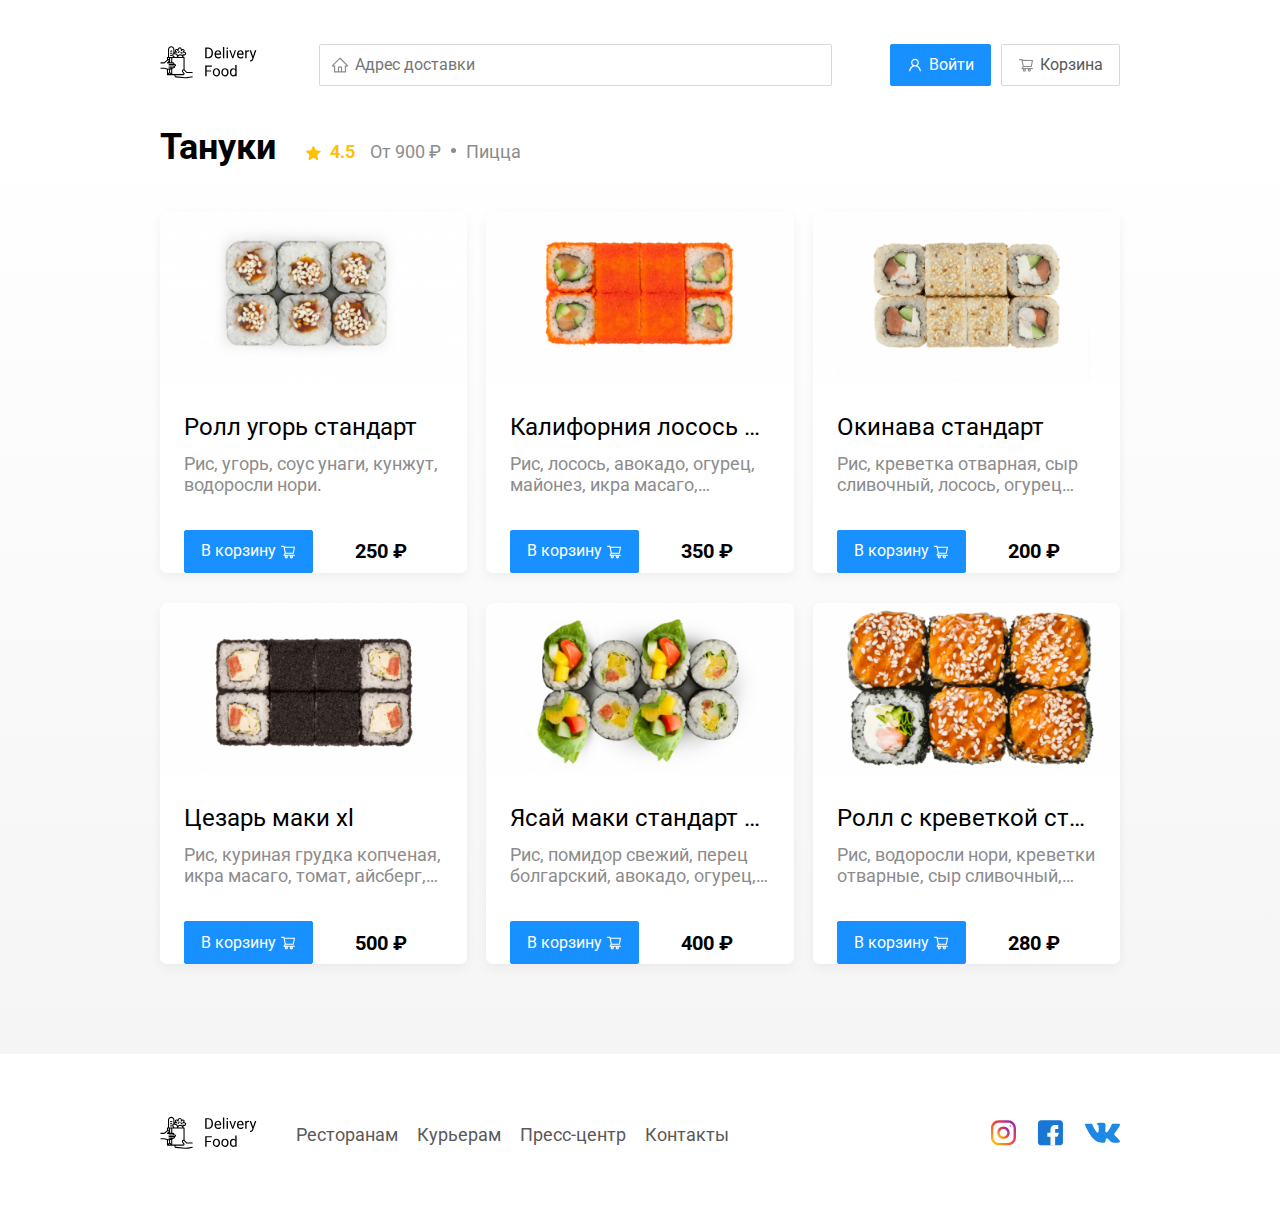
<file: restaurant.html>
<!DOCTYPE html>
<html lang="ru">
    <head>
        <meta charset="UTF-8">
        <meta name="viewport" content="width=device-width, initial-scale=1.0">
        <title>Delivery Food - доставка еды на дом</title>
        <link href="https://fonts.googleapis.com/css2?family=Roboto:wght@400;700&display=swap" rel="stylesheet">
        <link rel="stylesheet" href="css/normalize.css">
        <link rel="stylesheet" href="css/animate.css">
        <link rel="stylesheet" href="css/style.css">
        <script src="js/wow.min.js"></script>
        <script src="js/script.js" defer></script>
    </head>
    <body>
        <div class="container">
            <header class="header">
                <a href="index.html"><img src="img\logo.svg" alt="Delivery Food" class="logo"></a>
                <input type="text" class="input input-adress" placeholder="Адрес доставки">
                <div class="buttons">
                    <button class="btn btn-primary">
                        <img src="img/user.svg" alt="user" class="btn-icon">
                        <span class="btn-text">Войти</span>    
                    </button>
                    <button id="cart-button" class="btn">
                        <img src="img/shopping-cart.svg" alt="sopping-cart" class="btn-icon">
                        <span class="btn-text">Корзина</span>
                    </button>
                </div>
            </header>
        </div>
        <!-- .container -->
        <div class="main">
            <div class="container">
                <section class="restaurants">
                    <div class="section-heading">
                        <h2 class="section-title">Тануки</h2>
                        <div class="section-info">
                            <div class="rating">4.5</div>
                            <div class="price">От 900 ₽</div>
                            <div class="cat">Пицца</div>
                        </div>
                    </div>
                    <div class="cards">
                        <div class="card wow animate__animated animate__fadeInUp" data-wow-delay="0.2s">
                            <img src="img/cards/ug.jpg" alt="image" class="card-img cart-img-rest">
                            <div class="card-text card-text-rest card-text-rest">
                                <div class="card-heading">
                                    <h3 class="card-title card-title-rest ">Ролл угорь стандарт</h3>
                                </div>
                                <!-- /.card-heading -->
                                <span class="ingredients">Рис, угорь, соус унаги, кунжут, водоросли нори.</span>
                            </div>
                            <!-- /.card-text -->
                            <div class="btn-rest">
                                <div class="btn btn-primary">
                                    <span class="btn-rest-text">В корзину</span>
                                    <img src="img/shopping-cart-w.svg" alt="Добавить в корзину" class="btn-rest-icon">
                                </div>
                                <span class="card-price">250 ₽</span>
                            </div>
                        </div>
                        <!-- /.card -->
                        <div class="card wow animate__animated animate__fadeInUp" data-wow-delay="0.4s">
                            <img src="img/cards/cal.jpg" alt="image" class="card-img cart-img-rest">
                            <div class="card-text card-text-rest">
                                <div class="card-heading">
                                    <h3 class="card-title card-title-rest ">Калифорния лосось стандарт</h3>
                                </div>
                                <!-- /.card-heading -->
                                <span class="ingredients">Рис, лосось, авокадо, огурец, майонез, икра масаго, водоросли нори.</span>
                            </div>
                            <!-- /.card-text -->
                            <div class="btn-rest">
                                <div class="btn btn-primary">
                                    <span class="btn-rest-text">В корзину</span>
                                    <img src="img/shopping-cart-w.svg" alt="Добавить в корзину" class="btn-rest-icon">
                                </div>
                                <span class="card-price">350 ₽</span>
                            </div>
                        </div>
                        <!-- /.card -->
                        <div class="card wow animate__animated animate__fadeInUp" data-wow-delay="0.6s">
                            <img src="img/cards/oki.jpg" alt="image" class="card-img cart-img-rest">
                            <div class="card-text card-text-rest">
                                <div class="card-heading">
                                    <h3 class="card-title card-title-rest ">Окинава стандарт</h3>
                                </div>
                                <!-- /.card-heading -->
                                <span class="ingredients"> Рис, креветка отварная, сыр сливочный, лосось, огурец свежий...</span>
                            </div>
                            <!-- /.card-text -->
                            <div class="btn-rest">
                                <div class="btn btn-primary">
                                    <span class="btn-rest-text">В корзину</span>
                                    <img src="img/shopping-cart-w.svg" alt="Добавить в корзину" class="btn-rest-icon">
                                </div>
                                <span class="card-price">200 ₽</span>
                            </div>
                        </div>
                        <!-- /.card -->
                        <div class="card wow animate__animated animate__fadeInUp" data-wow-delay="0.2s">
                            <img src="img/cards/cez.jpg" alt="image" class="card-img cart-img-rest">
                            <div class="card-text card-text-rest">
                                <div class="card-heading">
                                    <h3 class="card-title card-title-rest ">Цезарь маки хl</h3>
                                </div>
                                <!-- /.card-heading -->
                                <span class="ingredients">Рис, куриная грудка копченая, икра масаго, томат, айсберг, соус цезарь...</span>
                            </div>
                            <!-- /.card-text -->
                            <div class="btn-rest">
                                <div class="btn btn-primary">
                                    <span class="btn-rest-text">В корзину</span>
                                    <img src="img/shopping-cart-w.svg" alt="Добавить в корзину" class="btn-rest-icon">
                                </div>
                                <span class="card-price">500 ₽</span>
                            </div>
                        </div>
                        <!-- /.card -->
                        <div class="card wow animate__animated animate__fadeInUp" data-wow-delay="0.4s">
                            <img src="img/cards/yasa.jpg" alt="image" class="card-img cart-img-rest">
                            <div class="card-text card-text-rest">
                                <div class="card-heading">
                                    <h3 class="card-title card-title-rest ">Ясай маки стандарт 185 г</h3>
                                </div>
                                <!-- /.card-heading -->
                                <span class="ingredients">Рис, помидор свежий, перец болгарский, авокадо, огурец, айсберг</span>
                            </div>
                            <!-- /.card-text -->
                            <div class="btn-rest">
                                <div class="btn btn-primary">
                                    <span class="btn-rest-text">В корзину</span>
                                    <img src="img/shopping-cart-w.svg" alt="Добавить в корзину" class="btn-rest-icon">
                                </div>
                                <span class="card-price">400 ₽</span>
                            </div>
                        </div>
                        <!-- /.card -->
                        <div class="card wow animate__animated animate__fadeInUp" data-wow-delay="0.6s">
                            <img src="img/cards/krev.jpg" alt="image" class="card-img cart-img-rest">
                            <div class="card-text card-text-rest">
                                <div class="card-heading">
                                    <h3 class="card-title card-title-rest ">Ролл с креветкой стандарт</h3>
                                </div>
                                <!-- /.card-heading -->
                                <span class="ingredients">Рис, водоросли нори, креветки отварные, сыр сливочный, огурцы</span>
                            </div>
                            <!-- /.card-text -->
                            <div class="btn-rest">
                                <div class="btn btn-primary">
                                    <span class="btn-rest-text">В корзину</span>
                                    <img src="img/shopping-cart-w.svg" alt="Добавить в корзину" class="btn-rest-icon">
                                </div>
                                <span class="card-price">280 ₽</span>
                            </div>
                        </div>
                        <!-- /.card -->

                    </div>
                    <!-- /.cards -->
                </section>
            </div>
            <!-- /.container -->
        </div>
        <!-- /.main -->
    <footer>
        <div class="container">
            <div class="footer-block">
                <a href="index.html"><img src="img/footer-logo.svg" alt="logo" class="logo footer-logo"></a>
                <nav class="footer-nav">
                    <a href="#" class="footer-link">Ресторанам </a>
                    <a href="#" class="footer-link">Курьерам</a>
                    <a href="#" class="footer-link">Пресс-центр</a>
                    <a href="#" class="footer-link">Контакты</a>
                </nav>
                <div class="social-links">
                    <a href="http://instagramm.com" class="social-link"><img src="img/insta.svg" alt="instagramm"></a>
                    <a href="http://facebook.com" class="social-link"><img src="img/fb.svg" alt="facebook"></a>
                    <a href="http://vk.com" class="social-link"><img src="img/vk.svg" alt="vk"></a>
                </div>
            </div>
        </div>
    </footer>

    <div class="modal">
        <div class="modal-dialog">
            <div class="modal-header">
                <h3 class="modal-title">Корзина</h3>
                <button class="modal-close">&times;</button>
            </div>
            <!-- /.madal-header -->
            <div class="modal-body">
                <div class="foods-row">
                    <span class="food-name">Ролл угорь стандарт</span>
                    <strong class="food-price">250 ₽</strong>
                    <div class="food-counter">
                        <button class="btn-counter">-</button>
                        <span class="counter">1</span>
                        <button class="btn-counter">+</button>
                    </div>
                </div>
                <!-- /.foods-row -->
                <div class="foods-row">
                    <span class="food-name">Ролл угорь стандарт</span>
                    <strong class="food-price">250 ₽</strong>
                    <div class="food-counter">
                        <button class="btn-counter">-</button>
                        <span class="counter">1</span>
                        <button class="btn-counter">+</button>
                    </div>
                </div>
                <!-- /.foods-row -->
                <div class="foods-row">
                    <span class="food-name">Ролл угорь стандарт</span>
                    <strong class="food-price">250 ₽</strong>
                    <div class="food-counter">
                        <button class="btn-counter">-</button>
                        <span class="counter">1</span>
                        <button class="btn-counter">+</button>
                    </div>
                </div>
                <!-- /.foods-row -->
                <div class="foods-row">
                    <span class="food-name">Ролл угорь стандарт</span>
                    <strong class="food-price">250 ₽</strong>
                    <div class="food-counter">
                        <button class="btn-counter">-</button>
                        <span class="counter">1</span>
                        <button class="btn-counter">+</button>
                    </div>
                </div>
                <!-- /.foods-row -->
                <div class="foods-row">
                    <span class="food-name">Ролл угорь стандарт</span>
                    <strong class="food-price">250 ₽</strong>
                    <div class="food-counter">
                        <button class="btn-counter">-</button>
                        <span class="counter">1</span>
                        <button class="btn-counter">+</button>
                    </div>
                </div>
                <!-- /.foods-row -->
            </div>
            <!-- /.modal-body -->
            <div class="modal-footer">
                <span class="total-price">1250 ₽</span>
                <button class="btn btn-primary btn-total">Оформить заказ</button>
                <button class="btn">Отмена</button>
            </div>
            <!-- /.modal-footer -->
        </div>
    </div>
    </body>
</html>
</file>
<file: css/style.css>
* {
    box-sizing: border-box;
}

body {
    font-family: 'Roboto', sans-serif;
    padding-top: 44px;
}

.container {
    max-width: 1200px;
    margin: auto;
}

.header {
    display: flex;
    align-items: center;
    justify-content: space-between;
    margin-bottom: 40px;
}

.input {
    background: #FFFFFF;
    border: 1px solid #D9D9D9;
    border-radius: 2px;
    font-size: 16px;
    line-height: 24px;
    color: #BFBFBF;
}


/* flex 0.8 задает резиновый размер ширины элементу равный 80% экрана*/
.input-adress {
    flex: 0.8;
    background-image: url(../img/home.svg);
    background-repeat: no-repeat;
    background-position: left 11px center;
    padding: 8px;
    padding-left: 35px;
}

.input-search {
    background-image: url(../img/search.svg);
    background-repeat: no-repeat;
    background-position: left 10px center;
    width: 306px;
    padding: 5px;
    padding-left: 32px;
    margin-left: auto;
}

.buttons {
    display: flex;
    align-items: center;
}

.btn {
    display: flex;
    align-items: center;
    padding: 8px 16px;
    background: #FFFFFF;
    border: 1px solid #D9D9D9;
    box-shadow: 0px 0px 2px rgba(0, 0, 0, 0.0015);
    border-radius: 2px;
    color: #595959;
    font-size: 16px;
    line-height: 24px;
}

.btn-primary {
    background-color: #1890FF;
    border: 1px solid #1890FF;
    color: #FFFFFF;
    margin-right: 10px;
}

.btn-icon {
    margin-right: 6px;
}

.btn-rest-icon {
    margin-left: 4px;
}

.btn-rest {
    display: flex;
    align-items: center;
    font-style: normal;
    font-weight: normal;
    font-size: 16px;
    line-height: 24px;
    margin-left: 24px;
}

.main {
    background: linear-gradient(180deg, rgba(245, 245, 245, 0) 1.04%, #F5F5F5 100%);
    padding-bottom: 60px;
}

.promo {
    box-shadow: 0px 7px 12px rgba(158, 158, 163, 0.1);
    background: #FFF1B8 url(../img/pizza.png) no-repeat top -200px right -200px / 800px;
    border-radius: 10px;
    padding: 68px 70px;
    margin-bottom: 56px;
}

.promo-text {
    max-width: 538px;
    font-size: 24px;
    line-height: 28px;
    color: #302C34;
    margin: 0;
    margin-top: 15px;
}

.promo-title {
    font-weight: bold;
    font-size: 39px;
    line-height: 46px;
    color: #302C34;
    margin: 0;
}

.section-heading {
    display: flex;
    align-items: center;
    margin-bottom: 44px;
}

.section-title {
    font-style: normal;
    font-weight: bold;
    font-size: 36px;
    line-height: 42px;
    color: #000000;
    margin: 0;
    margin-right: 30px;
}

.cards {
    display: flex;
    align-items: start;
    justify-content: space-between;
    flex-wrap: wrap;
}

.card {
    background: #FFFFFF;
    box-shadow: 0px 4px 12px rgba(0, 0, 0, 0.05);
    border-radius: 7px;
    overflow: hidden;
    margin-bottom: 30px;
    /* устанавливает ширину элементу равную 32% от контейнера в который они помещены */
    flex-basis: 32%;
    text-decoration: none;
}

.card-img {
    width: 384px;
    /* если у картинки другой размер */
    object-fit: cover;
    border-radius: 7px 7px 0px 0px;
    margin-bottom: 10px;
}

.cart-img-rest {
    width: 100%;
    margin-bottom: 24px;
}

.card-text {
    padding: 21px 23px 35px 24px;
}

.card-text-rest {
    padding-top: 0;
}

.card-heading {
    display: flex;
    align-items: center;
    justify-content: space-between;
}

.card-title {
    font-style: normal;
    font-weight: bold;
    font-size: 24px;
    line-height: 32px;
    color: #000000;
    margin: 0;
}

.card-title-rest {
    font-weight: 400;
    margin-bottom: 10px;
    white-space: nowrap;
    text-overflow: ellipsis;
    overflow: hidden;
}

.card-tag {
    background: #262626;
    border-radius: 2px;
    font-style: normal;
    font-weight: normal;
    font-size: 12px;
    line-height: 20px;
    color: #FFFFFF;
    padding: 1px 8px;
}

.card-info {
    display: flex;
    align-items: center;
    padding-top: 10px;
    font-style: normal;
    font-weight: normal;
    font-size: 18px;
    line-height: 32px;
    color: #8C8C8C;
}

.rating {
    font-weight: bold;
    color: #FFC107;
    background-image: url(../img/cards/Vector.svg);
    background-repeat: no-repeat;
    background-position: 0 center;
    padding-left: 24px;
    margin-right: 26px;
}

.price {
    white-space: nowrap;
}

.card-price {
    font-style: normal;
    font-weight: bold;
    font-size: 20px;
    line-height: 32px;
    color: #000000;
    margin-left: 32px;
}

.ingredients {
    font-style: normal;
    font-weight: normal;
    font-size: 18px;
    line-height: 21px;
    color: #8C8C8C;
    display: -webkit-box;
    -webkit-line-clamp: 2;
    -webkit-box-orient: vertical;  
    overflow: hidden;
    /* white-space: nowrap;
    text-overflow: ellipsis;
    overflow: hidden; */
}

/* Прячем текс который не влезает в контейнер, все параметры обязательны, без них работать не будет */
.cat {
    white-space: nowrap;
    text-overflow: ellipsis;
    overflow: hidden;
}

.cat:before {
    content: "";
    width: 5px;
    height: 5px;
    background-color: #8C8C8C;
    display: inline-block;
    border-radius: 50%;
    vertical-align: middle;
    margin: 0 10px;
    margin-bottom: 5px;
}

footer {
    padding: 60px 0;
}

.footer-block {
    display: flex;
    align-items: center;
    justify-content: space-between;
}

/* На флексе уйти от одинакового расстояния можно применив принцип ниже, добавляем элементу маржин(сторона) - авто, и он прилипает к рядом стоящему элементуБ а добавив маржин с другой стороны сместится на нужное рассояние */
.footer-nav {
    margin-left: 35px;
    margin-right: auto;
}

.footer-link {
    display: inline-block;
    text-decoration: none;
    font-style: normal;
    font-weight: normal;
    font-size: 18px;
    line-height: 21px;
    color: #595959;
}

/* Для всех элементов .footer-link кроме последнего */
.footer-link:not(:last-child) {
    margin-right: 15px;
}

.social-links {
    display: flex;
    align-items: center;
}

.social-link:not(:last-child) {
    margin-right: 21px;
}
.section-info {
    display: flex;
    align-items: center;
    padding-top: 10px;
    font-style: normal;
    font-weight: normal;
    font-size: 18px;
    line-height: 32px;
    color: #8C8C8C;
}


@media (max-width: 1366px) {
    .container {
        max-width: 960px;
    }

    .promo {
        background-position: top -100px right -200px;
        background-size: 580px;
    }

    .rating {
        margin-right: 15px;
    }
}

@media (max-width: 992px) {
    .container {
        max-width: 750px;
    }

    .promo {
        padding: 50px;
        background-size: 480px;
        background-position: top -120px right -230px;
    }

    .promo-text {
        font-size: 18px;
        max-width: 400px;
    }

    .card {
        flex-basis: 49%;
    }

    .footer-link {
        font-size: 16px;
    }
}

@media (max-width: 768px) {
    .container {
        max-width: 560px;
    }

    .cart-img-rest {
        width: 300px;
        height: 100%;
        margin: 0;
    }

    .card-info {
        flex-wrap: wrap;
        justify-content: space-between;
    }

    .cat {
        flex-basis: 100%;
        text-align: center;
    }

    .cat:after {
        content: "";
        width: 5px;
        height: 5px;
        background-color: #8C8C8C;
        display: inline-block;
        border-radius: 50%;
        vertical-align: middle;
        margin: 0 10px;
        margin-bottom: 5px;
    }

    .footer-nav {
        margin-left: 70px;
    }

    .card-title {
        font-size: 18px;
    }

    .promo {
        background-size: 430px;
        background-position: 377px -110px;
    }

    .promo-title {
        font-size: 24px;
        line-height: 1.4;
    }

    .promo-text {
        margin-top: 0;
    }
}

.modal {
    display: none;
    position: fixed;
    left: 0;
    top: 0;
    width: 100%;
    height: 100%;
    background: rgba(0, 0, 0, 0.4);
}

.active{
    display: flex;
}

.modal-dialog {
    max-width: 780px;
    width: 95%;
    background: #FFFFFF;
    border-radius: 5px;
    margin: auto;
    padding: 40px 45px;
}

.modal-header {
    display: flex;
    align-items: center;
    justify-content: space-between;
    margin-bottom: 45px;
}

.modal-title {
    margin: 0;
    font-style: normal;
    font-weight: bold;
    font-size: 36px;
    line-height: 42px;
    color: #000000;
}

.modal-close {
    font-size: 36px;
    border: none;
    background-color: transparent;
}

.modal-body {
    margin-bottom: 52px;
}

.foods-row {
    display: flex;
    align-items: flex-start;
    justify-content: space-between;
    font-style: normal;
    font-weight: normal;
    line-height: 32px;
    color: #000000;
    padding-bottom: 8px;
    border-bottom: solid #D9D9D9 1px;
    margin-bottom: 15px;
}
.food-name {
    font-weight: normal;
    font-size: 18px;
}
.food-price {
    font-weight: bold;
    font-size: 20px;
    margin-right: 47px;
    margin-left: auto;
}

.counter {
    font-size: 16px;
    line-height: 24px;
    margin: 0 13px;
}

.food-counter {
    display: flex;
    align-items: center;
}

.btn-counter {
    width: 39px;
    height: 32px;
    background: #FFFFFF;
    font-size: 14px;
    line-height: 22px;
    color: #40A9FF;
    padding: 5px 16px;
    border: 1px solid #40A9FF;
    border-radius: 2px;
}

.modal-footer {
    display: flex;
    align-items: center;
    justify-content: space-between;
}

.total-price{
    background: #262626;
    border-radius: 5px;
    font-style: normal;
    font-weight: bold;
    font-size: 20px;
    line-height: 23px;
    color: #FAFAFA;
    padding: 15px 20px;
}

.btn-total {
    margin-right: 18px;
    margin-left: auto;
}

@media (max-width: 578px) {
    .container {
        width: 90%;
    }

    .header {
        flex-wrap: wrap;
    }

    .input-adress {
        margin-top: 15px;
        order: 5;
        flex: 1;
    }

    .promo {
        background-image: none;
    }

    .promo-title {
        margin-bottom: 10px;
    }

    .section-title {
        font-size: 20px;
    }

    .cards {
        text-align: center;
    }

    .card {
        flex-basis: 90%;
    }

    .card-img {
        width: 90%;
    }

    footer {
        padding: 30px 0;
    }

    .footer-block {
        flex-wrap: wrap;
        justify-content: space-around;
    }

    .footer-nav {
        display: flex;
        justify-content: space-around;
        order: -1;
        flex-basis: 100%;
        flex-wrap: wrap;
        margin: 0;
        margin-bottom: 20px;
    }

    .footer-link {
        font-size: 14px;
    }
}

@media (max-width: 380px) {
    .section-heading {
        flex-wrap: wrap;
    }
    .section-title {
       margin: auto;
    }
    .input-search {
        margin: 0;
    }
    .promo {
        padding: 20px;
    }
    .btn {
        min-height: 40px;
    }
    .btn-icon {
        margin: 0;
    }
    .btn-text {
        display: none;
    }
}
</file>
